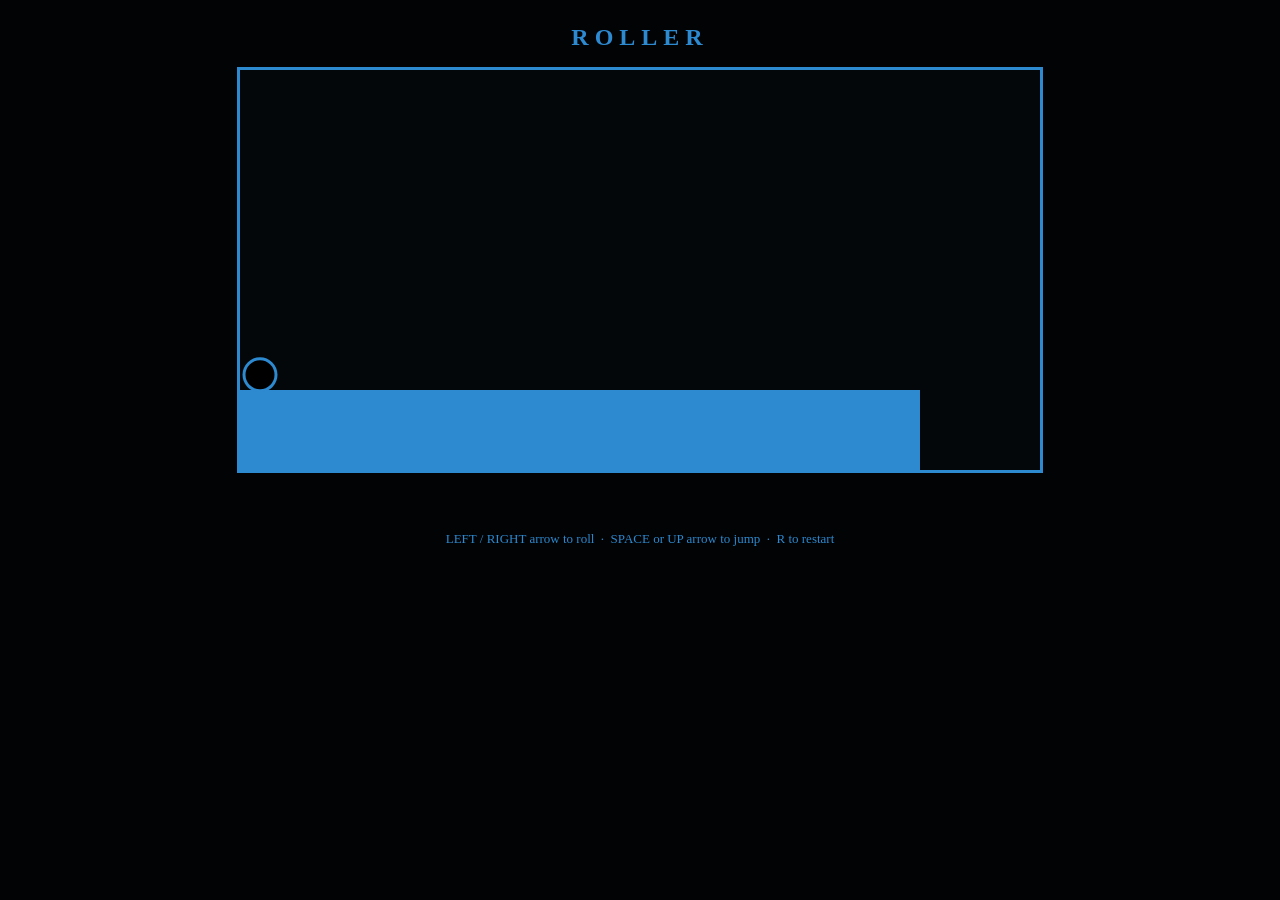
<file: simple-roller-game.html>
<!DOCTYPE html>
<html lang="en">
  <head>
    <meta charset="utf-8">
    <meta name="viewport" content="width=device-width, initial-scale=1">
    <title>ROLLER</title>
    <link rel="stylesheet" href="roller-game.css">
  </head>
  <body>

    <h1>ROLLER</h1>

    <canvas id="game" width="800" height="400"></canvas>

    <p id="message">Loading...</p>

    <p class="controls">
      LEFT / RIGHT arrow to roll &nbsp;&middot;&nbsp;
      SPACE or UP arrow to jump &nbsp;&middot;&nbsp;
      R to restart
    </p>

    <script src="Roller Game Information/js/config.js"></script>
    <script src="Roller Game Information/js/input.js"></script>
    <script src="Roller Game Information/js/level.js"></script>
    <script src="Roller Game Information/js/collide.js"></script>
    <script src="Roller Game Information/js/spike-wall.js"></script>
    <script src="Roller Game Information/js/player.js"></script>
    <script src="Roller Game Information/js/draw.js"></script>
    <script src="Roller Game Information/js/game.js"></script>
    <script src="Roller Game Information/js/main.js"></script>

  </body>
</html>
</file>
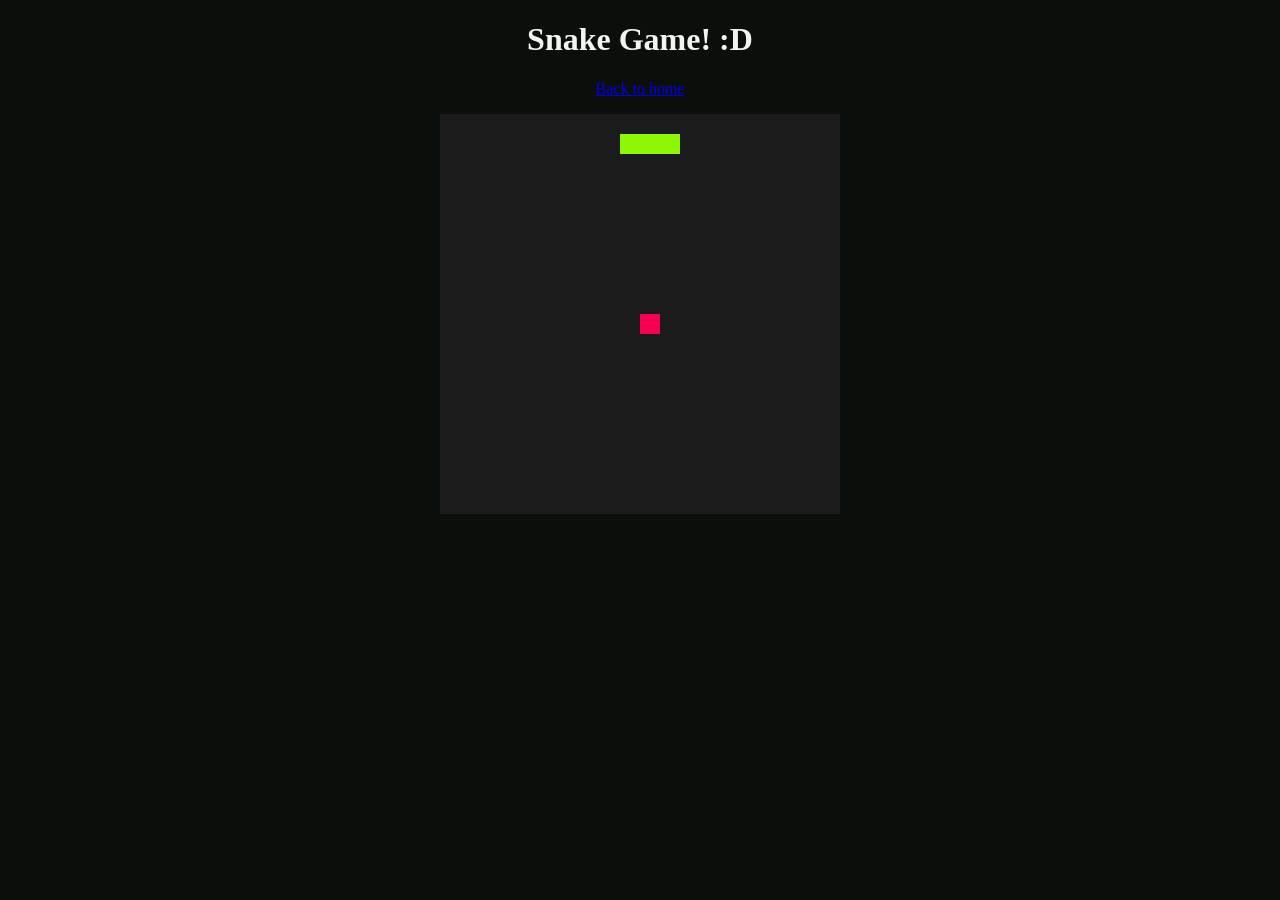
<file: snake.html>
<!DOCTYPE html>
<html>
  <head>
    <title>Snake Game! :D</title>
    <link rel="stylesheet" href="style.css">
  </head>

  <body>
    <h1>Snake Game! :D</h1>
    <p><a href="index.html">Back to home</a></p>

    <canvas id="gameCanvas" width="400" height="400"></canvas>

    <script>
      var canvas = document.getElementById("gameCanvas");
      var ctx = canvas.getContext("2d");

      var snake = { x: 20, y: 20 };
      var dx = 20;
      var dy = 0;
      var body = [];
      var snakeLength = 3;
      var apple = { x: 200, y: 200 };

      function drawBoard() {
        ctx.fillStyle = "#1b1b1b";
        ctx.fillRect(0, 0, 400, 400);

        ctx.fillStyle = "#f70052";
        ctx.fillRect(apple.x, apple.y, 20, 20);

        ctx.fillStyle = "#8cf700";
        ctx.fillRect(snake.x, snake.y, 20, 20);

        for (var i = 0; i < body.length; i++) {
          ctx.fillRect(body[i].x, body[i].y, 20, 20);
        }
      }

      var timer = setInterval(step, 100);

      function step() {
        snake.x = snake.x + dx;
        snake.y = snake.y + dy;

        if (snake.x > 380) { snake.x = 0; }
        if (snake.x < 0) { snake.x = 380; }
        if (snake.y > 380) { snake.y = 0; }
        if (snake.y < 0) { snake.y = 380; }

        for (var i = 0; i < body.length; i++) {
          if (body[i].x === snake.x && body[i].y === snake.y) {
            clearInterval(timer);
            alert("Game over");
            return;
          }
        }

        body.push({ x: snake.x, y: snake.y });

        while (body.length > snakeLength) {
          body.shift();
        }

        if (snake.x === apple.x && snake.y === apple.y) {
          snakeLength = snakeLength + 1;
          apple.x = Math.floor(Math.random() * 20) * 20;
          apple.y = Math.floor(Math.random() * 20) * 20;
        }

        drawBoard();
      }

      document.addEventListener("keydown", function(event) {

        if (event.key === "w" || event.key === "W") {
          dx = 0;
          dy = -20;
        }

        if (event.key === "a" || event.key === "A") {
          dx = -20;
          dy = 0;
        }

        if (event.key === "s" || event.key === "S") {
          dx = 0;
          dy = 20;
        }

        if (event.key === "d" || event.key === "D") {
          dx = 20;
          dy = 0;
        }
      });
    </script>
  </body>
</html>
</file>
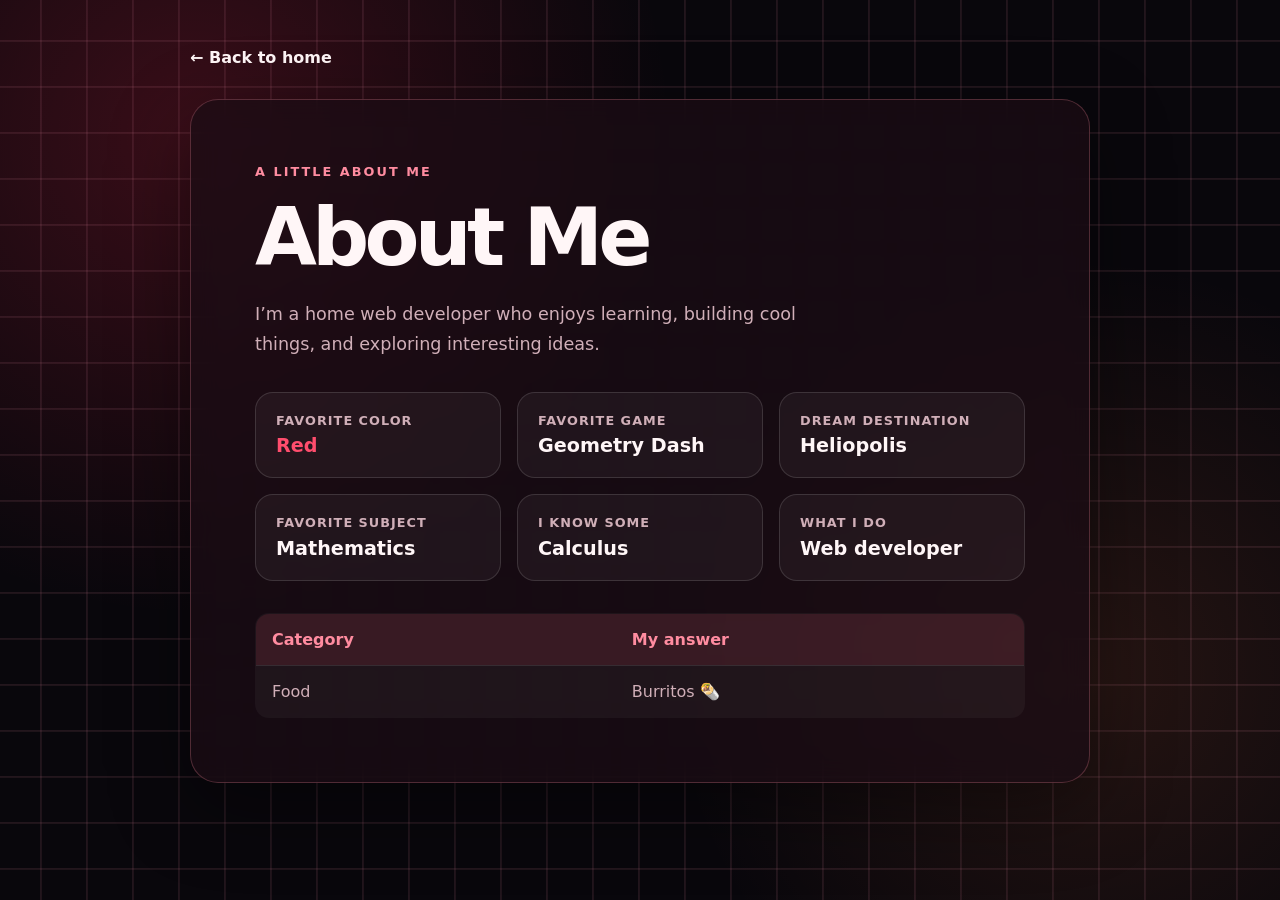
<file: Testing - NOT APART OF PROJECT/about_me2.html>
<!DOCTYPE html>
<html lang="en">
<head>
  <meta charset="UTF-8">
  <meta name="viewport" content="width=device-width, initial-scale=1.0">
  <meta name="description" content="Learn more about me">
  <title>About Me</title>

  <style>
    :root {
      --bg: #09070c;
      --panel: rgba(27, 12, 20, 0.76);
      --text: #fff6f7;
      --muted: #d0afb8;
      --red: #ff4d6d;
      --red-light: #ff8ca0;
    }

    * {
      box-sizing: border-box;
    }

    body {
      min-height: 100vh;
      margin: 0;
      color: var(--text);
      font-family: Inter, ui-sans-serif, system-ui, -apple-system, BlinkMacSystemFont, "Segoe UI", sans-serif;
      background:
        radial-gradient(circle at 15% 15%, rgba(255, 42, 76, 0.2), transparent 30rem),
        radial-gradient(circle at 85% 75%, rgba(255, 123, 66, 0.12), transparent 26rem),
        var(--bg);
    }

    #shape-grid {
      position: fixed;
      inset: 0;
      z-index: -1;
      width: 100%;
      height: 100%;
      opacity: 0.58;
    }

    main {
      width: min(100% - 2rem, 900px);
      margin: 0 auto;
      padding: 3rem 0;
    }

    .back {
      display: inline-flex;
      gap: 0.5rem;
      margin-bottom: 2rem;
      color: var(--text);
      font-weight: 700;
      text-decoration: none;
    }

    .back:hover {
      color: var(--red-light);
    }

    .panel {
      padding: clamp(1.5rem, 5vw, 4rem);
      border: 1px solid rgba(255, 140, 160, 0.25);
      border-radius: 28px;
      background: var(--panel);
      box-shadow: 0 24px 80px rgba(0, 0, 0, 0.4);
      backdrop-filter: blur(14px);
    }

    .eyebrow {
      margin: 0 0 0.75rem;
      color: var(--red-light);
      font-size: 0.8rem;
      font-weight: 800;
      letter-spacing: 0.16em;
      text-transform: uppercase;
    }

    h1 {
      margin: 0;
      font-size: clamp(3rem, 8vw, 5rem);
      letter-spacing: -0.06em;
    }

    .intro {
      max-width: 600px;
      margin: 1rem 0 2rem;
      color: var(--muted);
      font-size: 1.1rem;
      line-height: 1.7;
    }

    .facts {
      display: grid;
      grid-template-columns: repeat(auto-fit, minmax(210px, 1fr));
      gap: 1rem;
    }

    .fact {
      padding: 1.25rem;
      border: 1px solid rgba(255, 255, 255, 0.13);
      border-radius: 18px;
      background: rgba(255, 255, 255, 0.045);
      transition: transform 180ms ease, border-color 180ms ease;
    }

    .fact:hover {
      transform: translateY(-4px);
      border-color: var(--red);
    }

    .fact-label {
      display: block;
      margin-bottom: 0.4rem;
      color: var(--muted);
      font-size: 0.8rem;
      font-weight: 700;
      letter-spacing: 0.08em;
      text-transform: uppercase;
    }

    .fact-value {
      color: var(--text);
      font-size: 1.2rem;
      font-weight: 800;
    }

    .fact-value.red {
      color: var(--red);
    }

    table {
      width: 100%;
      margin-top: 2rem;
      border-collapse: collapse;
      overflow: hidden;
      border: 1px solid rgba(255, 255, 255, 0.16);
      border-radius: 14px;
      background: rgba(255, 255, 255, 0.04);
    }

    th,
    td {
      padding: 1rem;
      text-align: left;
    }

    th {
      color: var(--red-light);
      background: rgba(255, 77, 109, 0.11);
    }

    td {
      color: var(--muted);
      border-top: 1px solid rgba(255, 255, 255, 0.1);
    }
  </style>
</head>

<body>
  <canvas id="shape-grid" aria-hidden="true"></canvas>

  <main>
    <a class="back" href="index.html">← Back to home</a>

    <section class="panel">
      <p class="eyebrow">A little about me</p>
      <h1>About Me</h1>
      <p class="intro">
        I’m a home web developer who enjoys learning, building cool things, and exploring interesting ideas.
      </p>

      <div class="facts">
        <article class="fact">
          <span class="fact-label">Favorite color</span>
          <span class="fact-value red">Red</span>
        </article>

        <article class="fact">
          <span class="fact-label">Favorite game</span>
          <span class="fact-value">Geometry Dash</span>
        </article>

        <article class="fact">
          <span class="fact-label">Dream destination</span>
          <span class="fact-value">Heliopolis</span>
        </article>

        <article class="fact">
          <span class="fact-label">Favorite subject</span>
          <span class="fact-value">Mathematics</span>
        </article>

        <article class="fact">
          <span class="fact-label">I know some</span>
          <span class="fact-value">Calculus</span>
        </article>

        <article class="fact">
          <span class="fact-label">What I do</span>
          <span class="fact-value">Web developer</span>
        </article>
      </div>

      <table>
        <thead>
          <tr>
            <th>Category</th>
            <th>My answer</th>
          </tr>
        </thead>
        <tbody>
          <tr>
            <td>Food</td>
            <td>Burritos 🌯</td>
          </tr>
        </tbody>
      </table>
    </section>
  </main>

  <script>
    const canvas = document.getElementById("shape-grid");
    const ctx = canvas.getContext("2d");

    const size = 46;
    const speed = 0.28;
    let offsetX = 0;
    let offsetY = 0;
    let mouseCell = null;
    const trail = [];
    const opacities = new Map();

    function resizeCanvas() {
      const ratio = window.devicePixelRatio || 1;
      canvas.width = window.innerWidth * ratio;
      canvas.height = window.innerHeight * ratio;
      canvas.style.width = window.innerWidth + "px";
      canvas.style.height = window.innerHeight + "px";
      ctx.setTransform(ratio, 0, 0, ratio, 0, 0);
    }

    function cellKey(x, y) {
      return `${x},${y}`;
    }

    function updateOpacities() {
      const targets = new Map();

      if (mouseCell) {
        targets.set(cellKey(mouseCell.x, mouseCell.y), 1);
      }

      trail.forEach((cell, index) => {
        const key = cellKey(cell.x, cell.y);
        if (!targets.has(key)) {
          targets.set(key, (trail.length - index) / (trail.length + 1));
        }
      });

      targets.forEach((value, key) => {
        if (!opacities.has(key)) opacities.set(key, 0);
      });

      opacities.forEach((opacity, key) => {
        const target = targets.get(key) || 0;
        const next = opacity + (target - opacity) * 0.14;

        if (next < 0.01) opacities.delete(key);
        else opacities.set(key, next);
      });
    }

    function drawGrid() {
      ctx.clearRect(0, 0, window.innerWidth, window.innerHeight);

      const columns = Math.ceil(window.innerWidth / size) + 3;
      const rows = Math.ceil(window.innerHeight / size) + 3;

      for (let col = 0; col < columns; col++) {
        for (let row = 0; row < rows; row++) {
          const x = -size + col * size + offsetX;
          const y = -size + row * size + offsetY;
          const opacity = opacities.get(cellKey(col, row)) || 0;

          if (opacity > 0) {
            ctx.fillStyle = `rgba(255, 77, 109, ${opacity * 0.35})`;
            ctx.fillRect(x, y, size, size);
          }

          ctx.strokeStyle = "rgba(255, 163, 180, 0.18)";
          ctx.strokeRect(x, y, size, size);
        }
      }
    }

    function animate() {
      offsetX -= speed;
      offsetY -= speed;

      if (offsetX <= -size) offsetX += size;
      if (offsetY <= -size) offsetY += size;

      updateOpacities();
      drawGrid();
      requestAnimationFrame(animate);
    }

    window.addEventListener("mousemove", (event) => {
      const col = Math.floor((event.clientX - offsetX + size) / size);
      const row = Math.floor((event.clientY - offsetY + size) / size);

      if (!mouseCell || mouseCell.x !== col || mouseCell.y !== row) {
        if (mouseCell) {
          trail.unshift({ ...mouseCell });
          if (trail.length > 10) trail.length = 10;
        }
        mouseCell = { x: col, y: row };
      }
    });

    window.addEventListener("mouseleave", () => {
      mouseCell = null;
    });

    window.addEventListener("resize", resizeCanvas);

    resizeCanvas();
    animate();
  </script>
</body>
</html>
</file>
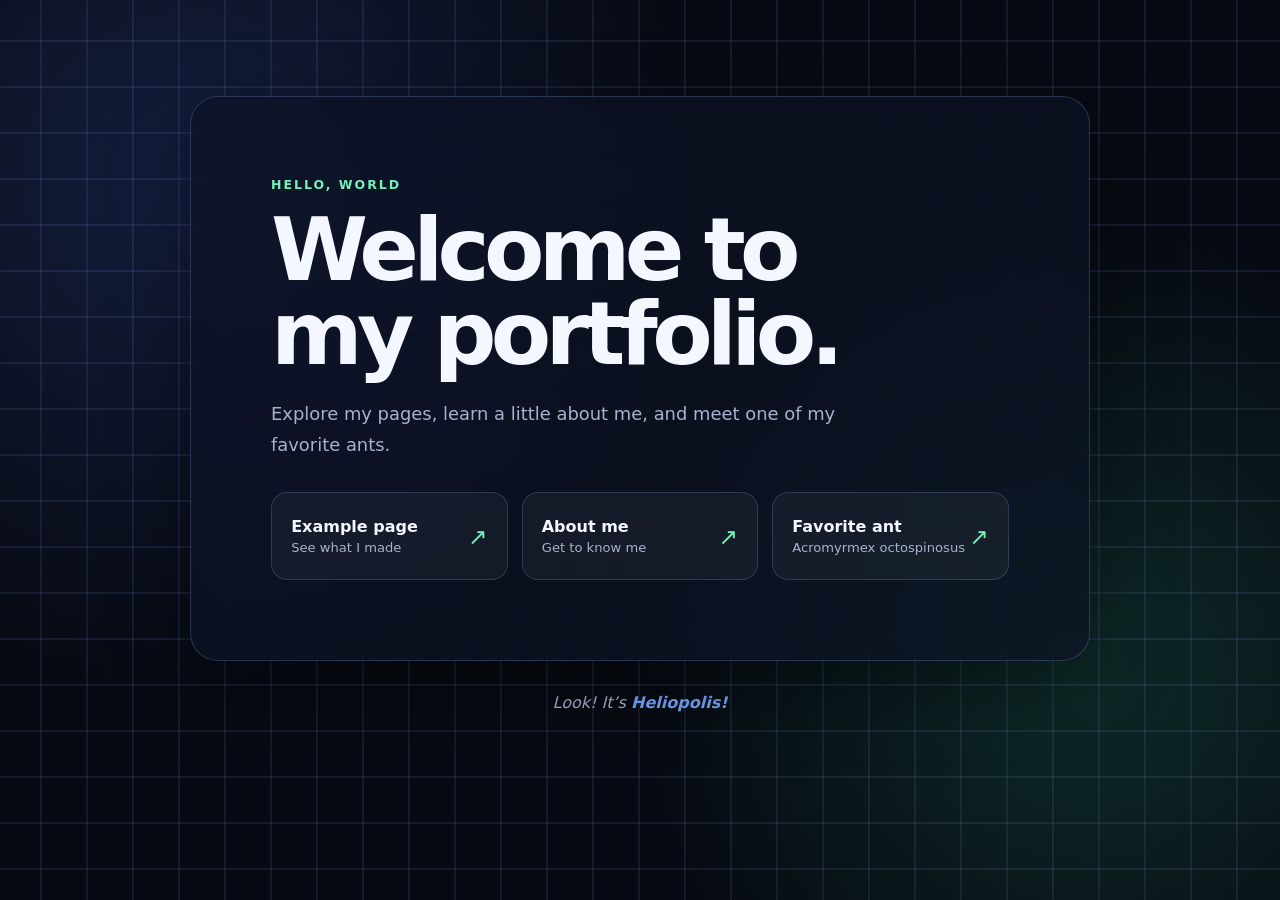
<file: Testing - NOT APART OF PROJECT/index2.html>
<!DOCTYPE html>
<html lang="en">
<head>
  <meta charset="UTF-8">
  <meta name="viewport" content="width=device-width, initial-scale=1.0">
  <meta name="description" content="Personal portfolio website">
  <title>My Portfolio</title>

  <style>
    :root {
      --bg: #070a12;
      --panel: rgba(13, 19, 36, 0.72);
      --text: #f4f7ff;
      --muted: #a8b2cd;
      --accent: #72f1b8;
      --accent-2: #77a8ff;
    }

    * {
      box-sizing: border-box;
    }

    body {
      min-height: 100vh;
      margin: 0;
      overflow-x: hidden;
      color: var(--text);
      font-family: Inter, ui-sans-serif, system-ui, -apple-system, BlinkMacSystemFont, "Segoe UI", sans-serif;
      background:
        radial-gradient(circle at 15% 20%, rgba(80, 113, 255, 0.18), transparent 32rem),
        radial-gradient(circle at 85% 75%, rgba(55, 255, 182, 0.13), transparent 28rem),
        var(--bg);
    }

    #shape-grid {
      position: fixed;
      inset: 0;
      z-index: -1;
      width: 100%;
      height: 100%;
      opacity: 0.65;
    }

    main {
      width: min(100% - 2rem, 900px);
      margin: 0 auto;
      padding: 6rem 0 3rem;
    }

    .hero {
      padding: clamp(2rem, 7vw, 5rem);
      border: 1px solid rgba(151, 177, 255, 0.22);
      border-radius: 28px;
      background: var(--panel);
      box-shadow: 0 24px 80px rgba(0, 0, 0, 0.38);
      backdrop-filter: blur(14px);
    }

    .eyebrow {
      margin: 0 0 1rem;
      color: var(--accent);
      font-size: 0.78rem;
      font-weight: 800;
      letter-spacing: 0.16em;
      text-transform: uppercase;
    }

    h1 {
      max-width: 680px;
      margin: 0;
      font-size: clamp(2.7rem, 8vw, 5.5rem);
      line-height: 0.95;
      letter-spacing: -0.065em;
    }

    .intro {
      max-width: 600px;
      margin: 1.5rem 0 2rem;
      color: var(--muted);
      font-size: 1.12rem;
      line-height: 1.7;
    }

    .links {
      display: grid;
      grid-template-columns: repeat(auto-fit, minmax(190px, 1fr));
      gap: 0.85rem;
    }

    .link-card {
      display: flex;
      align-items: center;
      justify-content: space-between;
      min-height: 88px;
      padding: 1.2rem;
      border: 1px solid rgba(151, 177, 255, 0.2);
      border-radius: 16px;
      color: var(--text);
      background: rgba(255, 255, 255, 0.045);
      text-decoration: none;
      transition: transform 180ms ease, border-color 180ms ease, background 180ms ease;
    }

    .link-card:hover,
    .link-card:focus-visible {
      transform: translateY(-5px);
      border-color: var(--accent);
      background: rgba(114, 241, 184, 0.12);
      outline: none;
    }

    .link-card span {
      display: block;
      color: var(--muted);
      font-size: 0.82rem;
      margin-top: 0.25rem;
    }

    .arrow {
      color: var(--accent);
      font-size: 1.45rem;
    }

    .footer-note {
      margin: 2rem 0 0;
      color: var(--muted);
      text-align: center;
    }

    .footer-note b {
      color: var(--accent-2);
    }
  </style>
</head>

<body>
  <canvas id="shape-grid" aria-hidden="true"></canvas>

  <main>
    <section class="hero">
      <p class="eyebrow">Hello, world</p>
      <h1>Welcome to my portfolio.</h1>
      <p class="intro">
        Explore my pages, learn a little about me, and meet one of my favorite ants.
      </p>

      <nav class="links" aria-label="Portfolio pages">
        <a class="link-card" href="example.html">
          <div><strong>Example page</strong><span>See what I made</span></div>
          <div class="arrow">↗</div>
        </a>

        <a class="link-card" href="about_me.html">
          <div><strong>About me</strong><span>Get to know me</span></div>
          <div class="arrow">↗</div>
        </a>

        <a class="link-card" href="ant.html">
          <div><strong>Favorite ant</strong><span>Acromyrmex octospinosus</span></div>
          <div class="arrow">↗</div>
        </a>
      </nav>
    </section>

    <p class="footer-note"><i>Look! It’s <b>Heliopolis!</b></i></p>
  </main>

  <script>
    // Shape Grid background, adapted from React Bits for a plain HTML page.
    const canvas = document.getElementById("shape-grid");
    const ctx = canvas.getContext("2d");

    const size = 46;
    const speed = 0.28;
    let offsetX = 0;
    let offsetY = 0;
    let mouseCell = null;
    const trail = [];
    const opacities = new Map();

    function resizeCanvas() {
      const ratio = window.devicePixelRatio || 1;
      canvas.width = window.innerWidth * ratio;
      canvas.height = window.innerHeight * ratio;
      canvas.style.width = window.innerWidth + "px";
      canvas.style.height = window.innerHeight + "px";
      ctx.setTransform(ratio, 0, 0, ratio, 0, 0);
    }

    function cellKey(x, y) {
      return `${x},${y}`;
    }

    function updateOpacities() {
      const targets = new Map();

      if (mouseCell) {
        targets.set(cellKey(mouseCell.x, mouseCell.y), 1);
      }

      trail.forEach((cell, index) => {
        const key = cellKey(cell.x, cell.y);
        if (!targets.has(key)) {
          targets.set(key, (trail.length - index) / (trail.length + 1));
        }
      });

      targets.forEach((value, key) => {
        if (!opacities.has(key)) opacities.set(key, 0);
      });

      opacities.forEach((opacity, key) => {
        const target = targets.get(key) || 0;
        const next = opacity + (target - opacity) * 0.14;

        if (next < 0.01) opacities.delete(key);
        else opacities.set(key, next);
      });
    }

    function drawGrid() {
      const width = window.innerWidth;
      const height = window.innerHeight;

      ctx.clearRect(0, 0, width, height);

      const startX = -size;
      const startY = -size;
      const columns = Math.ceil(width / size) + 3;
      const rows = Math.ceil(height / size) + 3;

      for (let col = 0; col < columns; col++) {
        for (let row = 0; row < rows; row++) {
          const x = startX + col * size + offsetX;
          const y = startY + row * size + offsetY;
          const key = cellKey(col, row);
          const opacity = opacities.get(key) || 0;

          if (opacity > 0) {
            ctx.fillStyle = `rgba(114, 241, 184, ${opacity * 0.33})`;
            ctx.fillRect(x, y, size, size);
          }

          ctx.strokeStyle = "rgba(145, 171, 255, 0.18)";
          ctx.lineWidth = 1;
          ctx.strokeRect(x, y, size, size);
        }
      }
    }

    function animate() {
      offsetX -= speed;
      offsetY -= speed;

      if (offsetX <= -size) offsetX += size;
      if (offsetY <= -size) offsetY += size;

      updateOpacities();
      drawGrid();
      requestAnimationFrame(animate);
    }

    window.addEventListener("mousemove", (event) => {
      const col = Math.floor((event.clientX - offsetX + size) / size);
      const row = Math.floor((event.clientY - offsetY + size) / size);

      if (!mouseCell || mouseCell.x !== col || mouseCell.y !== row) {
        if (mouseCell) {
          trail.unshift({ ...mouseCell });
          if (trail.length > 10) trail.length = 10;
        }
        mouseCell = { x: col, y: row };
      }
    });

    window.addEventListener("mouseleave", () => {
      mouseCell = null;
    });

    window.addEventListener("resize", resizeCanvas);

    resizeCanvas();
    animate();
  </script>
</body>
</html>
</file>
<file: roller-game.css>
body {
  background: #000000;
  color: #2d89d0;
  font-family: monospace;
  text-align: center;
  margin: 24px;
}

h1 {
  letter-spacing: 6px;
  font-size: 24px;
  margin-bottom: 16px;
}

canvas {
  border: 3px solid #2d89d0;
  background: #000000;
  display: block;
  margin: 0 auto;
}

#message {
  font-size: 18px;
  height: 24px;
  margin-top: 16px;
}

.controls {
  font-size: 13px;
}

body {
  color: #2d89d0;
  background-color: #010304;
  font-family: 'Times New Roman', Times, serif;
  text-align: center;
}
</file>
<file: style.css>
body {
  color: #F2F4F1;
  background-color: #0B0F0C;
  font-family: 'Times New Roman', Times, serif;
  text-align: center;
}

.subtitle {
  color: #B8C2B5;
  border: 2px solid #355C3A;
  padding: 20px;
  margin: auto;
  width: 300px;
}

#page-title {
  font-size: 48px;
  color: #6FAF5F;
}

#my-name {
  color: #F2F4F1;
  font-size: 80px;
}

.ant-image {
  width: 300px;
  height: auto;
  margin: 10px;
  border-radius: 8px;
  border: 2px solid #355C3A;
}

table {
  margin: 20px auto;
  border-collapse: collapse;
}

th, td {
  border: 2px solid white;
  padding: 10px 20px;
  text-align: center;
}

.monakaiimage {
  width: 300px;
  height: auto;
  margin: 10px;
  border-radius: 8px;
  border: 2px smooth #f70052;
}

.neon-image {
  width: 300px;
  height: auto;
  margin: 10px;
  border-radius: 8px;
  border: 2px smooth #8cf700;
}

.mono-image {
  width: 300px;
  height: auto;
  margin: 10px;
  border-radius: 8px;
  border: 2px smooth #FFFFFF;
}
</file>
